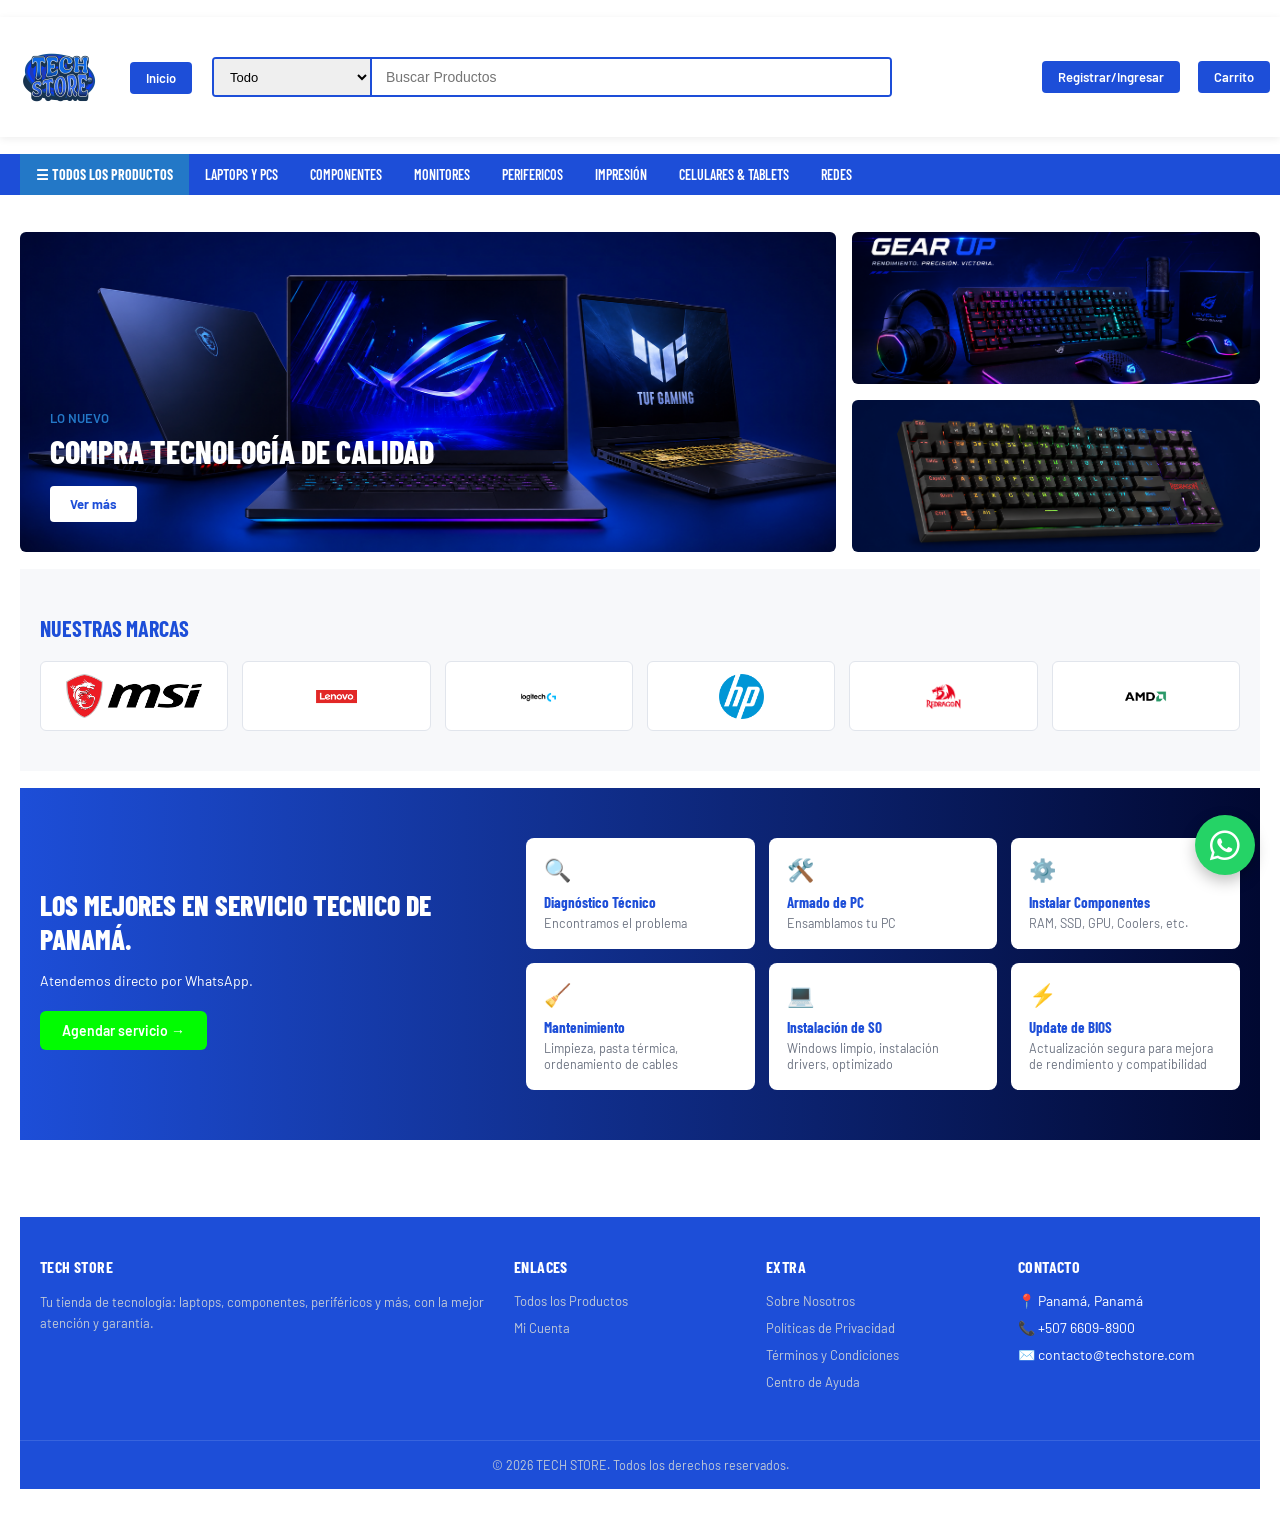
<file: index.html>
<!DOCTYPE html>
<html lang="es">
<head>
<meta charset="UTF-8">
<meta name="viewport" content="width=device-width, initial-scale=1.0">
<title>TECH STORE</title>

<link href="https://fonts.googleapis.com/css2?family=Barlow+Condensed:wght@400;600;700;800&family=Barlow:wght@300;400;500;600&display=swap" rel="stylesheet">
<link rel="stylesheet" href="style.css">
<link rel="stylesheet" href="https://cdnjs.cloudflare.com/ajax/libs/font-awesome/6.7.2/css/all.min.css">

</head>

<body>





//PARTE SUPERIOR DEL HEADER

<header>
  <div class="header-inner">

    <div class="logo">
      <img src="imagenes/Blessica Bar & Resto.png" alt="TECH STORE">
    </div>
    <div>
      <a href="index.html" class="action3-btn">Inicio</a>
    </div>

    <div class="search-bar">
      <select id="category-filter-index">
        <option value="">Todo</option>
        <option value="Laptops y PCs">Laptops y PCs</option>
        <option value="Componentes">Componentes</option>
        <option value="Monitores">Monitores</option>
        <option value="Perifericos">Perifericos</option>
        <option value="Impresión">Impresión</option>
        <option value="Celulares & Tablets">Celulares & Tablets</option>
        <option value="Redes">Redes</option>
      </select>

      <input type="text" id="search-input-index" placeholder="Buscar Productos">
    </div>

    <div class="header-actions">
      <a href="usuarios/usuario.html" class="action-btn">Registrar/Ingresar</a>
      <a href="carrito/carrito.html" class="action2-btn">Carrito</a>
    </div>

  </div>
</header>





//BARRA DE LAS CATEGORIAS

<nav>
  <div class="nav-inner">
    <a href="todoslosproductos/catalogo.html" class="all-cats">☰ Todos los Productos</a>
    <a href="#">Laptops y PCs</a>
    <a href="#">Componentes</a>
    <a href="#">Monitores</a>
    <a href="#">Perifericos</a>
    <a href="#">Impresión</a>
    <a href="#">Celulares & Tablets</a>
    <a href="#">Redes</a>
  </div>
</nav>





//PARTE DEL BANNER E IMAGENES AL INICIO DEL SITIO

<section class="hero-section">
 <div class="hero-inner">

  <div class="hero-banner">
    <div class="hero-text">
      <span class="hero-eyebrow">Lo nuevo</span>
      <h2>COMPRA TECNOLOGÍA DE CALIDAD</h2>
      <a href="/todoslosproductos/catalogo.html" class="hero-btn">Ver más</a>
    </div>
  </div>

  <div class="hero-side">
    <div class="hero-side-card side-1"></div>
    <div class="hero-side-card side-2"></div>
  </div>

</div>




//PARTE DE LAS MARCAS

<section class="brands-section">
  <div class="brands-inner">
    <h3>NUESTRAS MARCAS</h3>

    <div class="brands-grid">
      <div class="brand-card">
        <img src="/imagenes/msi-logo-1.png" alt="MSI">
      </div>
      <div class="brand-card">
        <img src="/imagenes/lenovo-logo-png_seeklogo-267847.png" alt="LENOVO">
      </div>
      <div class="brand-card">
        <img src="/imagenes/logitech-logo-01.png" alt="LOGITECH">
      </div>
      <div class="brand-card">
        <img src="/imagenes/HP_logo_2012.svg.webp" alt="HP">
      </div>
      <div class="brand-card">
        <img src="/imagenes/redragon.png" alt="REDDRAGON">
      </div>
      <div class="brand-card">
        <img src="/imagenes/amd-4-logo-png-transparent.png" alt="AMD">
      </div>
    </div>
  </div>
</section>





//PARTE DEL CUADRO DE SERVICIOS

<section class="services-section">
  <div class="services-inner">

    <div class="services-text">
      <h2>LOS MEJORES EN SERVICIO TECNICO DE PANAMÁ.</h2>
      <p>Atendemos directo por WhatsApp.</p>
      <a href="https://wa.me/50766088929" class="services-btn" target="_blank">Agendar servicio →</a>
    </div>

    <div class="services-grid">

      <div class="service-card">
        <span class="service-icon">🔍</span>
        <h4>Diagnóstico Técnico</h4>
        <p>Encontramos el problema</p>
      </div>

      <div class="service-card">
        <span class="service-icon">🛠️</span>
        <h4>Armado de PC</h4>
        <p>Ensamblamos tu PC</p>
      </div>

      <div class="service-card">
        <span class="service-icon">⚙️</span>
        <h4>Instalar Componentes</h4>
        <p>RAM, SSD, GPU, Coolers, etc.</p>
      </div>

      <div class="service-card">
        <span class="service-icon">🧹</span>
        <h4>Mantenimiento</h4>
        <p>Limpieza, pasta térmica, ordenamiento de cables</p>
      </div>

      <div class="service-card">
        <span class="service-icon">💻</span>
        <h4>Instalación de SO</h4>
        <p>Windows limpio, instalación drivers, optimizado</p>
      </div>

      <div class="service-card">
        <span class="service-icon">⚡</span>
        <h4>Update de BIOS</h4>
        <p>Actualización segura para mejora de rendimiento y compatibilidad</p>
      </div>

    </div>
  </div>
</section>

// PARTE DEL FOOTER

<footer class="site-footer">
  <div class="footer-inner">

    <div class="footer-col">
      <h4>TECH STORE</h4>
      <p>Tu tienda de tecnología: laptops, componentes, periféricos y más, con la mejor atención y garantía.</p>
    </div>

    <div class="footer-col">
      <h4>Enlaces</h4>
      <ul>
        <li><a href="/todoslosproductos/catalogo.html">Todos los Productos</a></li>
        <li><a href="/usuarios/usuario.html">Mi Cuenta</a></li>
      </ul>
    </div>

    <div class="footer-col">
      <h4>Extra</h4>
      <ul>
        <li><a href="#">Sobre Nosotros</a></li>
        <li><a href="#">Políticas de Privacidad</a></li>
        <li><a href="#">Términos y Condiciones</a></li>
        <li><a href="#">Centro de Ayuda</a></li>
      </ul>
    </div>

    <div class="footer-col">
      <h4>Contacto</h4>
      <ul>
        <li>📍 Panamá, Panamá</li>
        <li>📞 +507 6609-8900</li>
        <li>✉️ contacto@techstore.com</li>
      </ul>
    </div>

  </div>

  <div class="footer-bottom">
    <p>© 2026 TECH STORE. Todos los derechos reservados.</p>
  </div>
</footer>




//BOTON FLOTANTE WHATSAPP

<a href="https://wa.me/50766098900" class="whatsapp-float" target="_blank">
    <i class="fa-brands fa-whatsapp"></i>
</a>

<script src="carrito.js"></script>
<script src="search-index.js"></script>
<script src="zoom.js"></script>

</body>
</file>
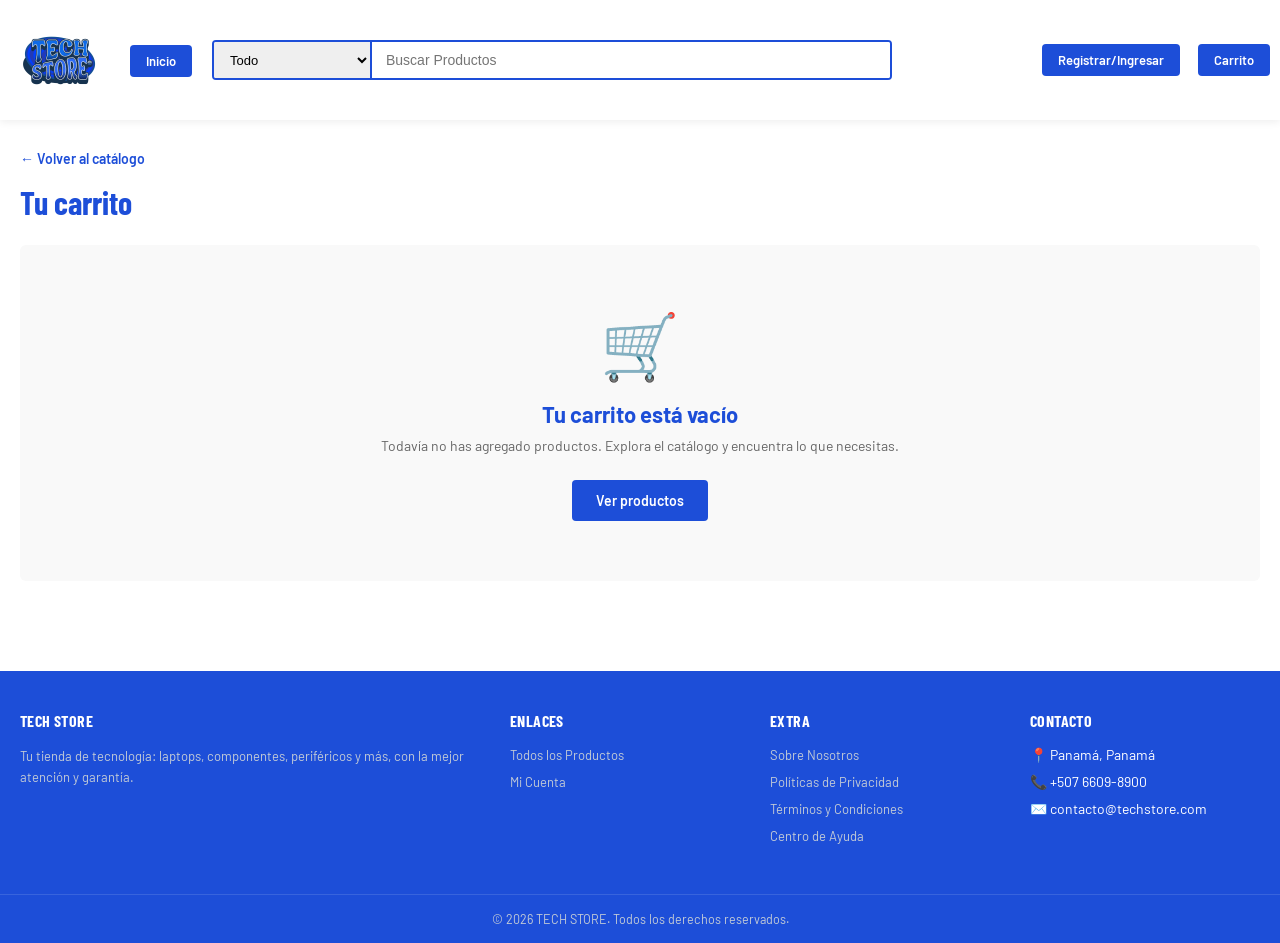
<file: carrito/carrito.html>
<!DOCTYPE html>
<html lang="es">
<head>
<meta charset="UTF-8">
<meta name="viewport" content="width=device-width, initial-scale=1.0">
<title>Tu Carrito - TECH STORE</title>
<link href="https://fonts.googleapis.com/css2?family=Barlow+Condensed:wght@400;600;700;800&family=Barlow:wght@300;400;500;600&display=swap" rel="stylesheet">
<link rel="stylesheet" href="../style.css">
<link rel="stylesheet" href="carrito.css">
</head>
<body>

<header>
  <div class="header-inner">
    <div class="logo">
      <img src="/imagenes/Blessica Bar & Resto.png" alt="TECH STORE">
    </div>
    <div>
      <a href="/index.html" class="action3-btn">Inicio</a>
    </div>
    <div class="search-bar">
      <select>
        <option>Todo</option>
        <option>Laptops y PCs</option>
        <option>Componentes</option>
        <option>Monitores</option>
        <option>Perifericos</option>
        <option>Impresión</option>
        <option>Celulares & Tablets</option>
        <option>Redes</option>
      </select>
      <input type="text" placeholder="Buscar Productos">
    </div>
    <div class="header-actions">
      <a href="../usuarios/usuario.html" class="action-btn">Registrar/Ingresar</a>
      <a href="carrito.html" class="action2-btn">Carrito</a>
    </div>
  </div>
</header>

<div class="wrap">
  <a href="../todoslosproductos/catalogo.html" class="back-link">← Volver al catálogo</a>
  <h1>Tu carrito</h1>

  <div class="empty-cart">
    <div class="empty-icon">🛒</div>
    <p class="empty-title">Tu carrito está vacío</p>
    <p class="empty-text">Todavía no has agregado productos. Explora el catálogo y encuentra lo que necesitas.</p>
    <a href="../todoslosproductos/catalogo.html" class="empty-btn">Ver productos</a>
  </div>
</div>

<footer class="site-footer">
  <div class="footer-inner">
    <div class="footer-col">
      <h4>TECH STORE</h4>
      <p>Tu tienda de tecnología: laptops, componentes, periféricos y más, con la mejor atención y garantía.</p>
    </div>
    <div class="footer-col">
      <h4>Enlaces</h4>
      <ul>
        <li><a href="/todoslosproductos/catalogo.html">Todos los Productos</a></li>
        <li><a href="/usuarios/usuario.html">Mi Cuenta</a></li>
      </ul>
    </div>
    <div class="footer-col">
      <h4>Extra</h4>
      <ul>
        <li><a href="#">Sobre Nosotros</a></li>
        <li><a href="#">Políticas de Privacidad</a></li>
        <li><a href="#">Términos y Condiciones</a></li>
        <li><a href="#">Centro de Ayuda</a></li>
      </ul>
    </div>
    <div class="footer-col">
      <h4>Contacto</h4>
      <ul>
        <li>📍 Panamá, Panamá</li>
        <li>📞 +507 6609-8900</li>
        <li>✉️ contacto@techstore.com</li>
      </ul>
    </div>
  </div>
  <div class="footer-bottom">
    <p>© 2026 TECH STORE. Todos los derechos reservados.</p>
  </div>
</footer>

<script src="../carrito.js"></script>

</body>
</html>
</file>
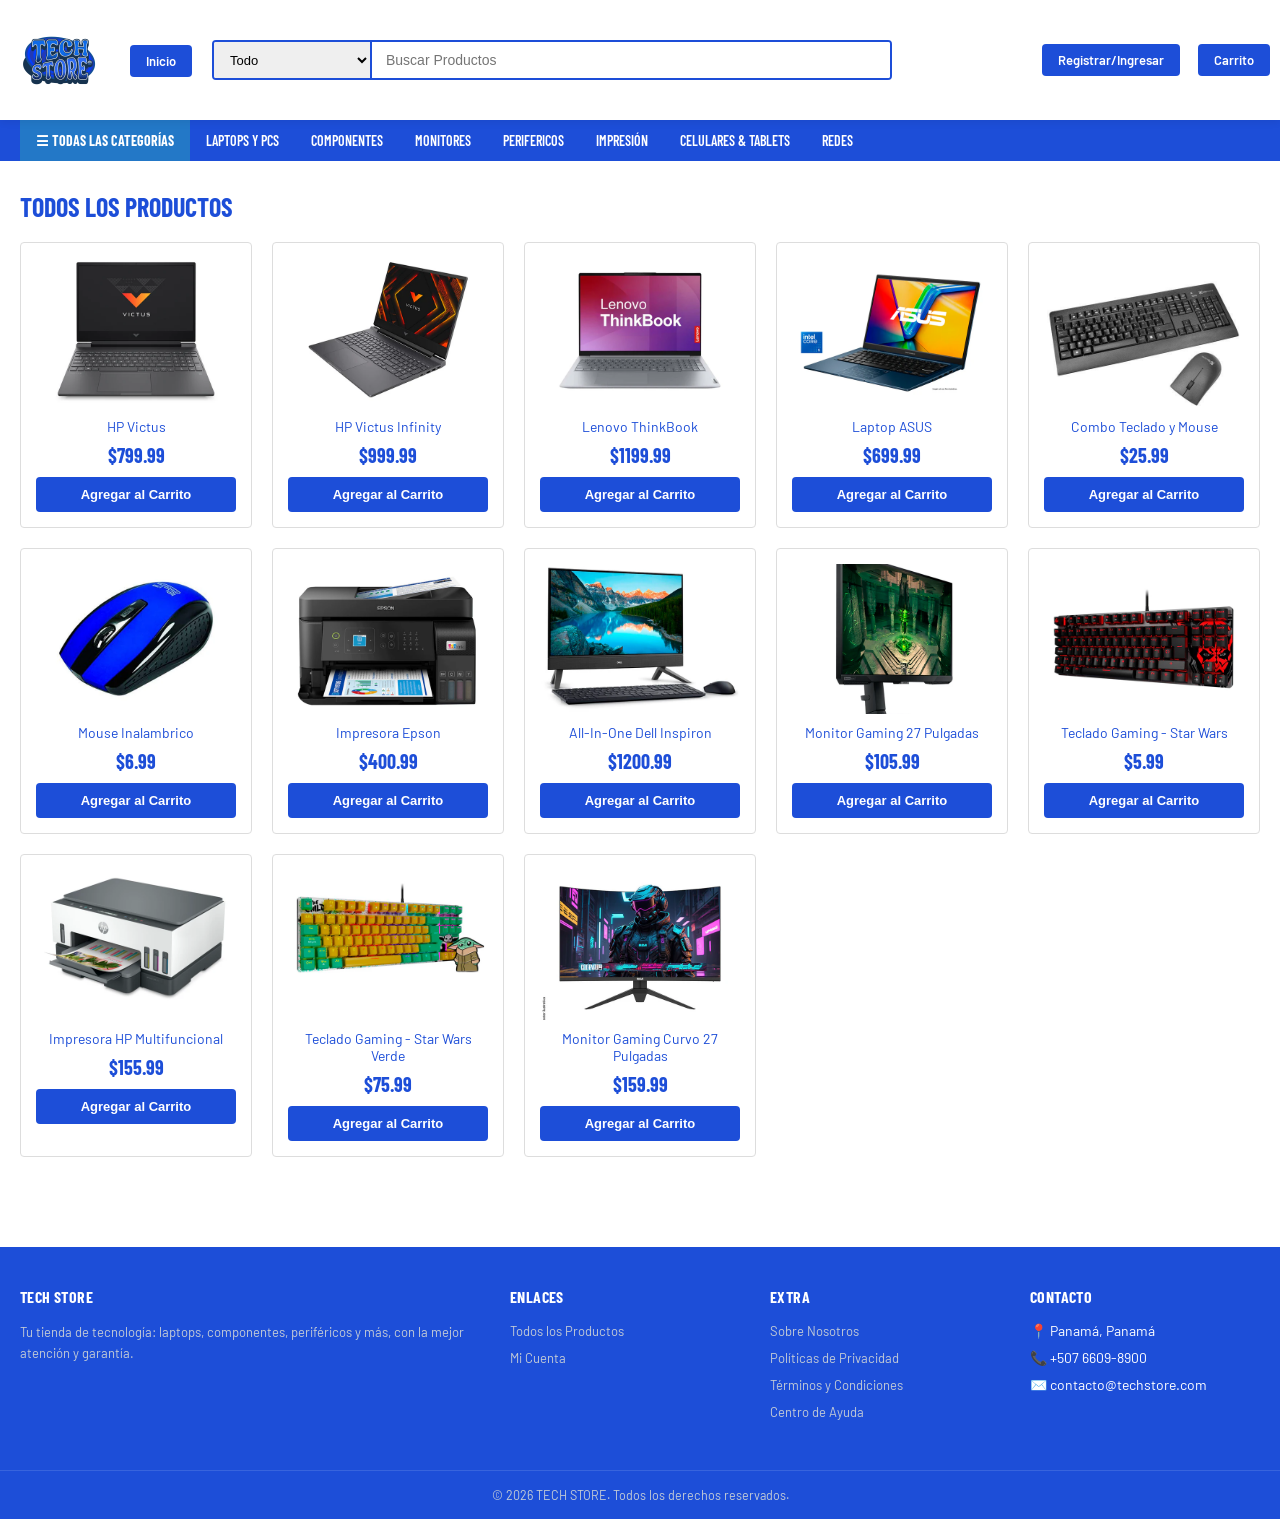
<file: todoslosproductos/catalogo.html>
<!DOCTYPE html>
<html lang="es">
<head>
<meta charset="UTF-8">
<meta name="viewport" content="width=device-width, initial-scale=1.0">
<title>Todos los Productos - TECH STORE</title>

<link href="https://fonts.googleapis.com/css2?family=Barlow+Condensed:wght@400;600;700;800&family=Barlow:wght@300;400;500;600&display=swap" rel="stylesheet">
<link rel="stylesheet" href="../style.css">
<link rel="stylesheet" href="catalogo.css">
</head>

<body>

<header>
  <div class="header-inner">

    <div class="logo">
      <img src="/imagenes/Blessica Bar & Resto.png" alt="TECH STORE">
    </div>

    <div>
      <a href="/index.html" class="action3-btn">Inicio</a>
    </div>

    <div class="search-bar">
      <select id="category-filter">
        <option value="">Todo</option>
        <option value="Laptops y PCs">Laptops y PCs</option>
        <option value="Componentes">Componentes</option>
        <option value="Monitores">Monitores</option>
        <option value="Perifericos">Perifericos</option>
        <option value="Impresión">Impresión</option>
        <option value="Celulares & Tablets">Celulares & Tablets</option>
        <option value="Redes">Redes</option>
      </select>

      <input type="text" id="search-input" placeholder="Buscar Productos">
    </div>

    <div class="header-actions">
      <a href="../usuarios/usuario.html" class="action-btn">Registrar/Ingresar</a>
      <a href="../carrito/carrito.html" class="action2-btn">Carrito</a>
    </div>

  </div>
</header>

<nav>
  <div class="nav-inner">
    <a href="catalogo.html" class="all-cats active">☰ Todas las Categorías</a>
    <a href="#">Laptops y PCs</a>
    <a href="#">Componentes</a>
    <a href="#">Monitores</a>
    <a href="#">Perifericos</a>
    <a href="#">Impresión</a>
    <a href="#">Celulares & Tablets</a>
    <a href="#">Redes</a>
  </div>
</nav>

<main class="catalogo">
  <h1>Todos los Productos</h1>

  <div class="product-grid" id="product-grid">

    <div class="product-card" data-name="HP Victus" data-category="Laptops y PCs" data-id="1">
      <div class="product-img">
        <img src="/imagenes/PS0009563_1_554x554.webp" alt="HP Victus">
      </div>
      <p class="product-name">HP Victus </p>
      <p class="product-price">$799.99</p>
      <button>Agregar al Carrito</button>
    </div>

    <div class="product-card" data-name="HP Victus Infinity" data-category="Laptops y PCs" data-id="2">
      <div class="product-img">
        <img src="/imagenes/PS0017066_3_554x554.webp" alt="HP Victus Infinity">
      </div>
      <p class="product-name">HP Victus Infinity</p>
      <p class="product-price">$999.99</p>
      <button>Agregar al Carrito</button>
    </div>

    <div class="product-card" data-name="Lenovo ThinkBook" data-category="Laptops y PCs" data-id="3">
      <div class="product-img">
        <img src="/imagenes/PS0016649_3_554x554.webp" alt="Lenovo ThinkBook">
      </div>
      <p class="product-name">Lenovo ThinkBook</p>
      <p class="product-price">$1199.99</p>
      <button>Agregar al Carrito</button>
    </div>

    <div class="product-card" data-name="Laptop ASUS" data-category="Laptops y PCs" data-id="4">
      <div class="product-img">
        <img src="/imagenes/PS0017655_7_554x554.webp" alt="Laptop ASUS">
      </div>
      <p class="product-name">Laptop ASUS</p>
      <p class="product-price">$699.99</p>
      <button>Agregar al Carrito</button>
    </div>

    <div class="product-card" data-name="Combo Teclado y Mouse" data-category="Perifericos" data-id="5">
      <div class="product-img">
        <img src="/imagenes/MIGPS0015258_1_500x500.jpg" alt="Combo Teclado y Mouse">
      </div>
      <p class="product-name">Combo Teclado y Mouse</p>
      <p class="product-price">$25.99</p>
      <button>Agregar al Carrito</button>
    </div>

    <div class="product-card" data-name="Mouse Inalambrico" data-category="Perifericos" data-id="6">
      <div class="product-img">
        <img src="/imagenes/MIGPS0015231_1_554x554.webp" alt="Mouse Inalambrico">
      </div>
      <p class="product-name">Mouse Inalambrico</p>
      <p class="product-price">$6.99</p>
      <button>Agregar al Carrito</button>
    </div>

    <div class="product-card" data-name="Impresora Epson" data-category="Impresión" data-id="7">
      <div class="product-img">
        <img src="/imagenes/PS0008896_0_554x554.webp" alt="Impresora Epson">
      </div>
      <p class="product-name">Impresora Epson</p>
      <p class="product-price">$400.99</p>
      <button>Agregar al Carrito</button>
    </div>

    <div class="product-card" data-name="All-In-One Dell Inspiron" data-category="Componentes" data-id="8">
      <div class="product-img">
        <img src="/imagenes/PS0014063_0_554x554.webp" alt="All-In-One Dell Inspiron">
      </div>
      <p class="product-name">All-In-One Dell Inspiron</p>
      <p class="product-price">$1200.99</p>
      <button>Agregar al Carrito</button>
    </div>

    <div class="product-card" data-name="Monitor Gaming 27 Pulgadas" data-category="Monitores" data-id="9">
      <div class="product-img">
        <img src="/imagenes/PS0012689_2_554x554.webp" alt="Monitor Gaming 27 Pulgadas">
      </div>
      <p class="product-name">Monitor Gaming 27 Pulgadas</p>
      <p class="product-price">$105.99</p>
      <button>Agregar al Carrito</button>
    </div>

    <div class="product-card" data-name="Teclado Gaming - Star Wars" data-category="Perifericos" data-id="10">
      <div class="product-img">
        <img src="/imagenes/PS0014165_0_500x500.webp" alt="Teclado Gaming - Star Wars">
      </div>
      <p class="product-name">Teclado Gaming - Star Wars</p>
      <p class="product-price">$5.99</p>
      <button>Agregar al Carrito</button>
    </div>

    <div class="product-card" data-name="Impresora HP" data-category="Impresión" data-id="11">
      <div class="product-img">
        <img src="/imagenes/PS0006226_9_500x500.webp" alt="Impresora HP">
      </div>
      <p class="product-name">Impresora HP Multifuncional</p>
      <p class="product-price">$155.99</p>
      <button>Agregar al Carrito</button>
    </div>

    <div class="product-card" data-name="Teclado Gaming - Star Wars Verde" data-category="Perifericos" data-id="12">
      <div class="product-img">
        <img src="/imagenes/PS0014158_0_500x500.webp" alt="Teclado Gaming - Star Wars Verde">
      </div>
      <p class="product-name">Teclado Gaming - Star Wars Verde</p>
      <p class="product-price">$75.99</p>
      <button>Agregar al Carrito</button>
    </div>

    <div class="product-card" data-name="Monitor Gaming Curvo 27 Pulgadas" data-category="Monitores" data-id="13">
      <div class="product-img">
        <img src="/imagenes/PS0015108_0_554x554.webp" alt="Monitor Gaming Curvo 27 Pulgadas">
      </div>
      <p class="product-name">Monitor Gaming Curvo 27 Pulgadas</p>
      <p class="product-price">$159.99</p>
      <button>Agregar al Carrito</button>
    </div>

  </div>
  
  <div id="no-results" style="display: none; text-align: center; padding: 40px;">
    <p style="font-size: 18px; color: #1D4ED8; font-weight: 600;">😔 No se encontraron productos</p>
    <p style="color: #666; margin-top: 10px;">Intenta con otro término de búsqueda</p>
  </div>
</main>


<footer class="site-footer">
  <div class="footer-inner">

    <div class="footer-col">
      <h4>TECH STORE</h4>
      <p>Tu tienda de tecnología: laptops, componentes, periféricos y más, con la mejor atención y garantía.</p>
    </div>

    <div class="footer-col">
      <h4>Enlaces</h4>
      <ul>
        <li><a href="/todoslosproductos/catalogo.html">Todos los Productos</a></li>
        <li><a href="/usuarios/usuario.html">Mi Cuenta</a></li>
      </ul>
    </div>

    <div class="footer-col">
      <h4>Extra</h4>
      <ul>
        <li><a href="#">Sobre Nosotros</a></li>
        <li><a href="#">Políticas de Privacidad</a></li>
        <li><a href="#">Términos y Condiciones</a></li>
        <li><a href="#">Centro de Ayuda</a></li>
      </ul>
    </div>

    <div class="footer-col">
      <h4>Contacto</h4>
      <ul>
        <li>📍 Panamá, Panamá</li>
        <li>📞 +507 6609-8900</li>
        <li>✉️ contacto@techstore.com</li>
      </ul>
    </div>

  </div>

  <div class="footer-bottom">
    <p>© 2026 TECH STORE. Todos los derechos reservados.</p>
  </div>
</footer>

<script src="../carrito.js"></script>
<script src="../zoom.js"></script>
<script src="search.js"></script>

</body>
</html>
</file>
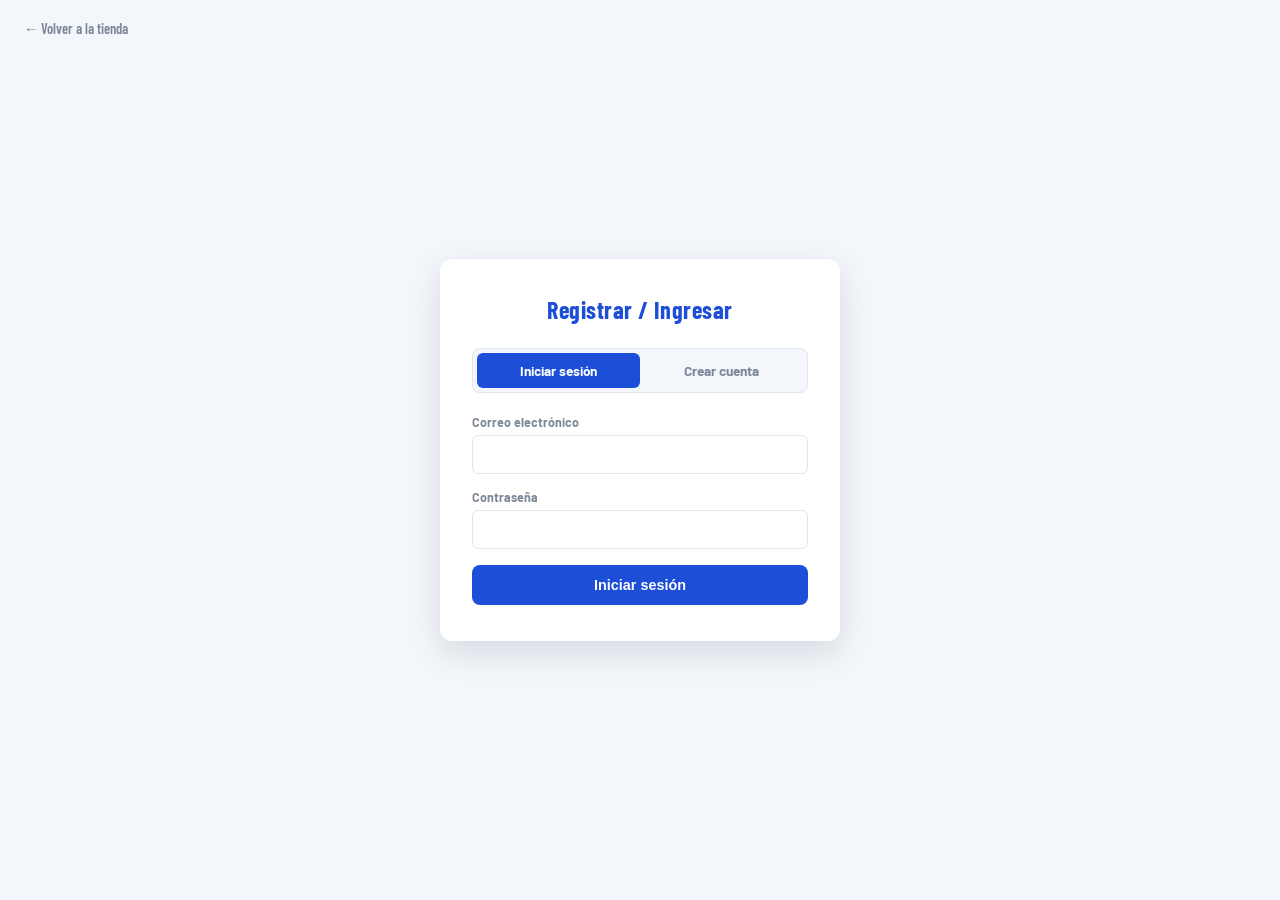
<file: usuarios/usuario.html>
<!DOCTYPE html>
<html lang="es">
<head>
<meta charset="UTF-8">
<meta name="viewport" content="width=device-width, initial-scale=1.0">
<title>EG Computer's — Registrar / Ingresar</title>
<link href="https://fonts.googleapis.com/css2?family=Barlow+Condensed:wght@400;600;700;800&family=Barlow:wght@300;400;500;600&display=swap" rel="stylesheet">
<link rel="stylesheet" href="usuario.css">
</head>
<body>

<a href="../index.html" class="back-link">← Volver a la tienda</a>

<div class="card">
  <input class="hidden" type="radio" name="view" id="login" checked>
  <input class="hidden" type="radio" name="view" id="register">
  <input class="hidden" type="radio" name="view" id="forgot">

  <h1>Registrar / Ingresar</h1>

  <nav class="tabs">
    <label for="login">Iniciar sesión</label>
    <label for="register">Crear cuenta</label>
  </nav>

  <div class="panels">

    <div class="panel p-login">
      <div class="field">
        <label for="login-email">Correo electrónico</label>
        <input type="email" id="login-email">
      </div>
      <div class="field">
        <label for="login-pass">Contraseña</label>
        <input type="password" id="login-pass">
      </div>
      <button type="button">Iniciar sesión</button>
    </div>

    <div class="panel p-register">
      <div class="field">
        <label for="reg-name">Nombre completo</label>
        <input type="text" id="reg-name">
      </div>
      <div class="field">
        <label for="reg-email">Correo electrónico</label>
        <input type="email" id="reg-email">
      </div>
      <div class="field">
        <label for="reg-pass">Contraseña</label>
        <input type="password" id="reg-pass">
      </div>
      <button type="button">Crear cuenta</button>
    </div>

  </div>
</div>

</body>
</html>
</file>
<file: style.css>
:root{
    --bodycentro:#ffffff;
    --headermedio:#ffffff;
    --headercarrito:#1D4ED8;
    --mediocategorias:#1D4ED8;
    --botoncategoria:#2378c7;
}

*{
    margin:0;
    padding:0;
    box-sizing:border-box;
}

body{
    font-family:'Barlow',sans-serif;
    background:var(--bodycentro);
    color:#ffffff;
    font-size:14px;
}

a{
    text-decoration:none;
    color:inherit;
}

header{
    background:var(--headermedio);
    padding:10px 0;
    position:sticky;
    top:0;
    z-index:100;
    box-shadow:0 2px 8px rgba(0,0,0,.07);
}

.header-inner{
    max-width:1280px;
    margin:0 auto;
    padding:0 10px;
    display:flex;
    align-items:center;
    gap:20px;
}

.logo{
    min-width:100px;
}

.logo img{
    width:100px;
    height:100px;
    display:block;
}

.search-bar{
    flex:1;
    display:flex;
    border:2px solid var(--headercarrito);
    border-radius:4px;
    overflow:hidden;
    max-width:680px;
}

.search-bar select{
    border:none;
    border-right:2px solid var(--headercarrito);
    padding:0 12px;
    font-size:13px;
    outline:none;
    cursor:pointer;
}

.search-bar input{
    flex:1;
    border:none;
    padding:10px 14px;
    font-size:14px;
    outline:none;
}

.search-bar button{
    border:none;
    background:var(--headercarrito);
    color:rgb(255, 255, 255);
    padding:0 18px;
    cursor:pointer;
    font-size:16px;
}

.header-actions{
    display:flex;
    align-items:center;
    gap:18px;
    margin-left:auto;
}

.action-btn{
    background:var(--headercarrito);
    color:white;
    padding:8px 16px;
    border-radius:4px;
    font-size:13px;
    font-weight:600;
    cursor:pointer;
}

.action2-btn{
    background:var(--headercarrito);
    color:white;
    padding:8px 16px;
    border-radius:4px;
    font-size:13px;
    font-weight:600;
    cursor:pointer;

}

.action3-btn{
    background:var(--headercarrito);
    color:white;
    padding:8px 16px;
    border-radius:4px;
    font-size:13px;
    font-weight:600;
    cursor:pointer;

}

.cart-btn{
    background:var(--headercarrito);
    color:white;
    padding:8px 16px;
    border-radius:4px;
    font-size:13px;
    font-weight:600;
    cursor:pointer;
}

nav{
    background:var(--mediocategorias);
}

.nav-inner{
    max-width:1280px;
    margin:0 auto;
    padding:0 20px;
    display:flex;
    align-items:center;
}

.nav-inner a{
    color:#ffffff;
    font-family:'Barlow Condensed',sans-serif;
    font-size:14px;
    font-weight:600;
    text-transform:uppercase;
    padding:12px 16px;
    display:block;
    transition:.2s;
}

.nav-inner a:hover,
.nav-inner a.active{
    background:var(--botoncategoria);
    color:#ffffff;
}

.nav-inner .all-cats{
    background:var(--botoncategoria);
    color:#ffffff;
    font-weight:700;
}






/* COLORES Y TAMAÑOS DE LA PARTE DEL INICIO DEL BANNER Y LAS IMAGENES*/

.hero-section{
    max-width:1280px;
    margin:0 auto;
    padding:20px;
}

.hero-inner{
    display:grid;
    grid-template-columns:2fr 1fr;
    gap:16px;
}

.hero-banner{
    background-image: url('/imagenes/ChatGPT Image 12 jul 2026, 20_25_32.png');
    background-size: cover;
    background-position: center;
    border-radius:6px;
    min-height:320px;
    display:flex;
    align-items:flex-end;
    padding:30px;
}

.hero-eyebrow{
    display:block;
    color:var(--botoncategoria);
    font-size:13px;
    font-weight:600;
    text-transform:uppercase;
    margin-bottom:6px;
}

.hero-text h2{
    font-family:'Barlow Condensed',sans-serif;
    font-weight:800;
    font-size:32px;
    color:#ffffff;
    margin-bottom:16px;
}

.hero-btn{
    display:inline-block;
    background:#ffffff;
    color:var(--headercarrito);
    padding:10px 20px;
    border-radius:4px;
    font-size:13px;
    font-weight:700;
}

.hero-side{
    display:flex;
    flex-direction:column;
    gap:16px;
}

.hero-side-card{
    border-radius:6px;
    flex:1;
    min-height:150px;
    background-size: cover;
    background-position: center;
}

.side-1{
    background-image: url('/imagenes/601c5dcf-be89-4524-ac07-4ed17ee5a08f.png');
}

.side-2{
    background-image: url('/imagenes/ChatGPT Image 12 jul 2026, 20_22_47.png');
}

@media (max-width:860px){
    .hero-inner{ grid-template-columns:1fr; }
}






/* COLORES, IMAGENES Y TAMAÑO DE LAS MARCAS*/
.brands-section{
    background:#f7f8fa;
    padding:40px 0;
}

.brands-inner{
    max-width:1280px;
    margin:0 auto;
    padding:0 20px;
}

.brands-inner h3{
    font-family:'Barlow Condensed',sans-serif;
    font-weight:700;
    font-size:22px;
    color:var(--headercarrito);
    margin:6px 0 20px;
}

.brands-grid{
    display:grid;
    grid-template-columns:repeat(6,1fr);
    gap:14px;
    justify-content: center;
}

.brand-card{
    background:#ffffff;
    border:1px solid #E1E5EC;
    border-radius:6px;
    height:70px;
    display:flex;
    align-items:center;
    justify-content:center;
    font-family:'Barlow Condensed',sans-serif;
    font-weight:700;
    color:#1B2436;
    font-size:13px;
    text-align:center;
    padding:8px;
}

.brand-card img{
    max-width: 80%;
    max-height: 45px;
    object-fit: contain;
}

@media (max-width:860px){
    .brands-grid{ grid-template-columns:repeat(4,1fr); }
}






/* COLORES TAMAÑOS DE LA PARTE DE LOS SERVICIOS*/
.services-section{
    background:linear-gradient(90deg,#1D4ED8,#010831);
    padding:50px 0;
}

.services-inner{
    max-width:1280px;
    margin:0 auto;
    padding:0 20px;
    display:grid;
    grid-template-columns:1fr 1.6fr;
    gap:40px;
    align-items:center;
}

.services-text .section-eyebrow{
    color:#ffffff;
    font-weight:700;
}

.services-text h2{
    font-family:'Barlow Condensed',sans-serif;
    font-weight:800;
    font-size:28px;
    color:#ffffff;
    margin:10px 0 14px;
}

.services-text p{
    font-size:14px;
    color:#ffffff;
    margin-bottom:20px;
    line-height:1.5;
}

.services-btn{
    display:inline-block;
    background:#01fc01;
    color:#ffffff;
    padding:11px 22px;
    border-radius:6px;
    font-size:14px;
    font-weight:600;
}

.services-grid{
    display:grid;
    grid-template-columns:repeat(3,1fr);
    gap:14px;
}

.service-card{
    background:#ffffff;
    border-radius:8px;
    padding:18px;
}

.service-icon{
    display:block;
    font-size:22px;
    margin-bottom:10px;
}

.service-card h4{
    font-family:'Barlow Condensed',sans-serif;
    font-weight:700;
    font-size:15px;
    color:var(--headercarrito);
    margin-bottom:4px;
}

.service-card p{
    font-size:12.5px;
    color:#6b7280;
}

@media (max-width:860px){
    .services-inner{ grid-template-columns:1fr; }
    .services-grid{ grid-template-columns:1fr 1fr; }
}





/* COLORES, TAMAÑOS Y DISEÑO DEL FOOTER*/

.site-footer{
    background:var(--headercarrito);
    color:#ffffff;
    margin-top:60px;
}

.footer-inner{
    max-width:1280px;
    margin:0 auto;
    padding:40px 20px;
    display:grid;
    grid-template-columns:2fr 1fr 1fr 1fr;
    gap:30px;
}

.footer-col h4{
    font-family:'Barlow Condensed',sans-serif;
    font-weight:700;
    font-size:16px;
    text-transform:uppercase;
    letter-spacing:.4px;
    margin-bottom:16px;
    color:#ffffff;
}

.footer-col p{
    font-size:13px;
    line-height:1.6;
    color:#c3cbd6;
}

.footer-col ul{
    list-style:none;
    padding:0;
    margin:0;
}

.footer-col ul li{
    margin-bottom:10px;
}

.footer-col ul li a{
    font-size:13px;
    color:#c3cbd6;
}

.footer-col ul li a:hover{
    color:var(--botoncategoria);
}

.footer-bottom{
    border-top:1px solid rgba(255,255,255,.12);
    padding:16px 20px;
    text-align:center;
}

.footer-bottom p{
    font-size:12.5px;
    color:#c3cbd6;
}

@media (max-width:860px){
    .footer-inner{
        grid-template-columns:1fr 1fr;
    }
}


/* BOTON FLOTANTE WHATSAPP */

.whatsapp-float{
    position: fixed;
    bottom: 25px;
    right: 25px;
    width: 60px;
    height: 60px;
    background: #25D366;
    border-radius: 50%;
    display: flex;
    align-items: center;
    justify-content: center;
    box-shadow: 0 6px 15px rgba(0,0,0,.25);
    z-index: 9999;
    transition: transform .3s ease;
}

.whatsapp-float:hover{
    transform: scale(1.1);
}

.whatsapp-float i{
    color: #fff;
    font-size: 34px;
}

/* MODAL ZOOM PARA IMÁGENES */
.image-zoom-modal {
    display: none;
    position: fixed;
    z-index: 10001;
    left: 0;
    top: 0;
    width: 100%;
    height: 100%;
    background-color: rgba(0, 0, 0, 0.8);
    animation: fadeIn 0.3s ease;
}

.image-zoom-modal.active {
    display: flex;
    align-items: center;
    justify-content: center;
}

.zoom-content {
    position: relative;
    max-width: 90%;
    max-height: 90vh;
    background: white;
    border-radius: 8px;
    padding: 20px;
    box-shadow: 0 10px 40px rgba(0, 0, 0, 0.3);
}

.zoom-content img {
    max-width: 100%;
    max-height: 80vh;
    display: block;
    object-fit: contain;
}

.zoom-close {
    position: absolute;
    top: 10px;
    right: 15px;
    font-size: 28px;
    font-weight: bold;
    color: #333;
    cursor: pointer;
    border: none;
    background: none;
    padding: 0;
    line-height: 1;
}

.zoom-close:hover {
    color: #1D4ED8;
}

@keyframes fadeIn {
    from {
        opacity: 0;
    }
    to {
        opacity: 1;
    }
}

/* Cursor para imágenes que se pueden hacer zoom */
.product-img img {
    cursor: zoom-in;
}
</file>
<file: carrito/carrito.css>
:root{
    --bodycentro:#ffffff;
    --headermedio:#ffffff;
    --headercarrito:#1D4ED8;
    --mediocategorias:#1D4ED8;
    --botoncategoria:#2378c7;
}

*{
    margin:0;
    padding:0;
    box-sizing:border-box;
}

body{
    font-family:'Barlow',sans-serif;
    background:var(--bodycentro);
    color:#000;
    font-size:14px;
    display: flex;
    flex-direction: column;
    min-height: 100vh;
}

header{
    background:var(--headermedio);
    padding:10px 0;
    position:sticky;
    top:0;
    z-index:100;
    box-shadow:0 2px 8px rgba(0,0,0,.07);
}

.header-inner{
    max-width:1280px;
    margin:0 auto;
    padding:0 10px;
    display:flex;
    align-items:center;
    gap:20px;
}

.logo{
    min-width:100px;
}

.logo img{
    width:100px;
    height:100px;
    display:block;
}

.search-bar{
    flex:1;
    display:flex;
    border:2px solid var(--headercarrito);
    border-radius:4px;
    overflow:hidden;
    max-width:680px;
}

.search-bar select{
    border:none;
    border-right:2px solid var(--headercarrito);
    padding:0 12px;
    font-size:13px;
    outline:none;
    cursor:pointer;
}

.search-bar input{
    flex:1;
    border:none;
    padding:10px 14px;
    font-size:14px;
    outline:none;
}

.header-actions{
    display:flex;
    align-items:center;
    gap:18px;
    margin-left:auto;
}

.action-btn{
    background:var(--headercarrito);
    color:white;
    padding:8px 16px;
    border-radius:4px;
    font-size:13px;
    font-weight:600;
    cursor:pointer;
}

.action2-btn{
    background:var(--headercarrito);
    color:white;
    padding:8px 16px;
    border-radius:4px;
    font-size:13px;
    font-weight:600;
    cursor:pointer;
}

.action3-btn{
    background:var(--headercarrito);
    color:white;
    padding:8px 16px;
    border-radius:4px;
    font-size:13px;
    font-weight:600;
    cursor:pointer;
}

.wrap{
    max-width:1280px;
    margin:0 auto;
    padding:30px 20px;
    flex: 1;
    width: 100%;
}

.wrap h1{
    font-family:'Barlow Condensed',sans-serif;
    font-size:32px;
    font-weight:700;
    color:var(--headercarrito);
    margin-bottom:24px;
}

.back-link{
    color:var(--headercarrito);
    text-decoration:none;
    font-weight:600;
    margin-bottom:16px;
    display:inline-block;
}

.back-link:hover{
    text-decoration:underline;
}

.empty-cart{
    text-align:center;
    padding:60px 20px;
    background:#f9f9f9;
    border-radius:6px;
}

.empty-icon{
    font-size:64px;
    margin-bottom:16px;
}

.empty-title{
    font-size:22px;
    font-weight:700;
    color:var(--headercarrito);
    margin-bottom:8px;
}

.empty-text{
    color:#666;
    margin-bottom:24px;
    line-height:1.5;
}

.empty-btn{
    display:inline-block;
    background:var(--headercarrito);
    color:white;
    padding:12px 24px;
    border-radius:4px;
    font-weight:600;
    text-decoration:none;
}

.empty-btn:hover{
    background:var(--botoncategoria);
}

.site-footer{
    background:var(--headercarrito);
    color:#ffffff;
    margin-top:60px;
}

.footer-inner{
    max-width:1280px;
    margin:0 auto;
    padding:40px 20px;
    display:grid;
    grid-template-columns:2fr 1fr 1fr 1fr;
    gap:30px;
}

.footer-col h4{
    font-family:'Barlow Condensed',sans-serif;
    font-weight:700;
    font-size:16px;
    text-transform:uppercase;
    letter-spacing:.4px;
    margin-bottom:16px;
    color:#ffffff;
}

.footer-col p{
    font-size:13px;
    line-height:1.6;
    color:#c3cbd6;
}

.footer-col ul{
    list-style:none;
    padding:0;
    margin:0;
}

.footer-col ul li{
    margin-bottom:10px;
}

.footer-col ul li a{
    font-size:13px;
    color:#c3cbd6;
}

.footer-col ul li a:hover{
    color:var(--botoncategoria);
}

.footer-bottom{
    border-top:1px solid rgba(255,255,255,.12);
    padding:16px 20px;
    text-align:center;
}

.footer-bottom p{
    font-size:12.5px;
    color:#c3cbd6;
}

@keyframes slideIn {
    from { transform: translateX(400px); opacity: 0; }
    to { transform: translateX(0); opacity: 1; }
}

.cart-items {
    display: flex;
    flex-direction: column;
    gap: 16px;
    margin-bottom: 30px;
}

.cart-item {
    display: flex;
    align-items: center;
    gap: 16px;
    padding: 16px;
    border: 1px solid #E1E5EC;
    border-radius: 6px;
    background: #f9f9f9;
}

.cart-item img {
    width: 80px;
    height: 80px;
    object-fit: cover;
    border-radius: 4px;
}

.item-details {
    flex: 1;
}

.item-details h3 {
    margin: 0 0 4px 0;
    font-size: 14px;
    color: #1B2436;
}

.item-price {
    margin: 0;
    color: #1D4ED8;
    font-weight: 600;
}

.item-quantity {
    display: flex;
    align-items: center;
    gap: 8px;
}

.item-quantity button {
    width: 28px;
    height: 28px;
    border: 1px solid #E1E5EC;
    background: white;
    cursor: pointer;
    border-radius: 4px;
    font-weight: bold;
}

.item-quantity input {
    width: 50px;
    text-align: center;
    border: 1px solid #E1E5EC;
    padding: 6px;
    border-radius: 4px;
}

.item-subtotal {
    font-weight: 600;
    color: #1D4ED8;
    min-width: 80px;
    text-align: right;
}

.btn-eliminar {
    background: none;
    border: none;
    cursor: pointer;
    font-size: 18px;
    padding: 4px 8px;
}

.cart-summary {
    background: #f9f9f9;
    padding: 20px;
    border-radius: 6px;
    max-width: 400px;
    margin-left: auto;
}

.summary-row {
    display: flex;
    justify-content: space-between;
    margin-bottom: 12px;
    color: #1B2436;
}

.summary-row.total {
    font-size: 18px;
    font-weight: 700;
    color: #1D4ED8;
    border-top: 2px solid #E1E5EC;
    padding-top: 12px;
}

.btn-checkout {
    width: 100%;
    background: #01fc01;
    border: none;
    padding: 12px;
    border-radius: 4px;
    font-weight: 600;
    cursor: pointer;
    margin-top: 16px;
    margin-bottom: 8px;
}

.btn-continuar {
    display: block;
    text-align: center;
    background: white;
    border: 2px solid #1D4ED8;
    color: #1D4ED8;
    padding: 10px;
    border-radius: 4px;
    font-weight: 600;
    cursor: pointer;
}

@media (max-width:860px){
    .header-inner{
        flex-direction: column;
        gap: 10px;
    }

    .search-bar{
        max-width: none;
    }

    .wrap{
        padding: 20px 10px;
    }

    .wrap h1{
        font-size: 24px;
    }

    .footer-inner{
        grid-template-columns:1fr 1fr;
    }

    .empty-cart{
        padding: 40px 15px;
    }
}
</file>
<file: todoslosproductos/catalogo.css>
/*CATALOGO*/
.catalogo{
    max-width:1280px;
    margin:0 auto;
    padding:30px 20px;
}

.catalogo h1{
    font-family:'Barlow Condensed',sans-serif;
    font-size:26px;
    font-weight:700;
    text-transform:uppercase;
    color:var(--headercarrito);
    margin-bottom:20px;
}

.product-grid{
    display:grid;
    grid-template-columns:repeat(auto-fill,minmax(220px,1fr));
    gap:20px;
}

.product-card{
    border:1px solid #ddd;
    border-radius:4px;
    padding:15px;
    text-align:center;
    background:#ffffff;
}

.product-img{
    background:#f0f0f0;
    height:150px;
    display:flex;
    align-items:center;
    justify-content:center;
    color:#999;
    margin-bottom:10px;
    border-radius:4px;
}

.product-img img {
    width: 100%;
    height: 100%;
    object-fit: cover;
    display: block;

}

.product-name{
    font-size:14px;
    color:var(--headercarrito);
    margin-bottom:8px;
}

.product-price{
    font-family:'Barlow Condensed',sans-serif;
    font-weight:700;
    font-size:20px;
    color:var(--headercarrito);
    margin-bottom:10px;
}

.product-card button{
    width:100%;
    background:var(--headercarrito);
    color:#ffffff;
    border:none;
    padding:10px;
    border-radius:4px;
    font-size:13px;
    font-weight:600;
    cursor:pointer;
}

.product-card button:hover{
    background:var(--botoncategoria);
}
</file>
<file: usuarios/usuario.css>
:root{
  --navy: #1D4ED8;
  --blue: #2E7EC9;
  --bg: #F3F6FA;
  --white: #FFFFFF;
  --ink: #1B2436;
  --muted: #7C8798;
  --line: #E1E5EC;
}
*{ box-sizing: border-box; }
body{
  margin:0;
  min-height:100vh;
  display:flex;
  align-items:center;
  justify-content:center;
  background: var(--bg);
  font-family: 'Barlow', Arial, sans-serif;
  color: var(--ink);
}
.back-link{
  position:fixed;
  top: 20px;
  left: 24px;
  font-family: 'Barlow Condensed', sans-serif;
  font-weight: 600;
  font-size: 0.9rem;
  color: var(--muted);
  text-decoration:none;
}
.back-link:hover{ color: var(--blue); text-decoration: underline; }
.card{
  width:100%;
  max-width: 400px;
  background: var(--white);
  border-radius: 12px;
  box-shadow: 0 12px 32px rgba(19,34,58,0.12);
  padding: 36px 32px;
}
h1{
  text-align:center;
  font-family: 'Barlow Condensed', sans-serif;
  font-weight: 700;
  font-size: 1.5rem;
  letter-spacing: 0.02em;
  margin: 0 0 24px 0;
  color: var(--navy);
}
.tabs{
  display:flex;
  border: 1px solid var(--line);
  border-radius: 8px;
  padding: 4px;
  margin-bottom: 22px;
  background: var(--bg);
}
.tabs label{
  flex:1;
  text-align:center;
  padding: 9px 0;
  font-size: 0.85rem;
  font-weight: bold;
  color: var(--muted);
  border-radius: 6px;
  cursor:pointer;
}
.hidden{ position:absolute; opacity:0; pointer-events:none; }
#login:checked ~ .tabs label[for="login"],
#register:checked ~ .tabs label[for="register"]{
  background: var(--navy);
  color:#fff;
}
#forgot:checked ~ .tabs{ display:none; }

.panel{ display:none; }
#login:checked ~ .panels .p-login{ display:block; }
#register:checked ~ .panels .p-register{ display:block; }
#forgot:checked ~ .panels .p-forgot{ display:block; }

.field{ margin-bottom: 16px; }
.field label{
  display:block;
  font-size: 0.78rem;
  font-weight: bold;
  color: var(--muted);
  margin-bottom: 6px;
}
.field input{
  width:100%;
  padding: 10px 12px;
  border: 1px solid var(--line);
  border-radius: 6px;
  font-size: 0.95rem;
}
.field input:focus{
  outline: none;
  border-color: var(--blue);
  box-shadow: 0 0 0 3px rgba(46,126,201,0.15);
}
.row{
  display:flex;
  justify-content: space-between;
  align-items:center;
  font-size: 0.82rem;
  margin: -4px 0 18px 0;
}
.row label{ color: var(--muted); }
a, label.link{
  color: var(--blue);
  text-decoration: none;
  font-weight: bold;
  cursor:pointer;
}
a:hover, label.link:hover{ text-decoration: underline; }
button{
  width:100%;
  padding: 12px 0;
  background: var(--navy);
  color:#fff;
  border:none;
  border-radius: 8px;
  font-size: 0.9rem;
  font-weight: bold;
  cursor:pointer;
}
button:hover{ background: var(--blue); }
.switch{ text-align:center; font-size: 0.85rem; color: var(--muted); margin-top: 16px; }
.help{ font-size: 0.85rem; color: var(--muted); margin: 0 0 18px 0; }
</file>
